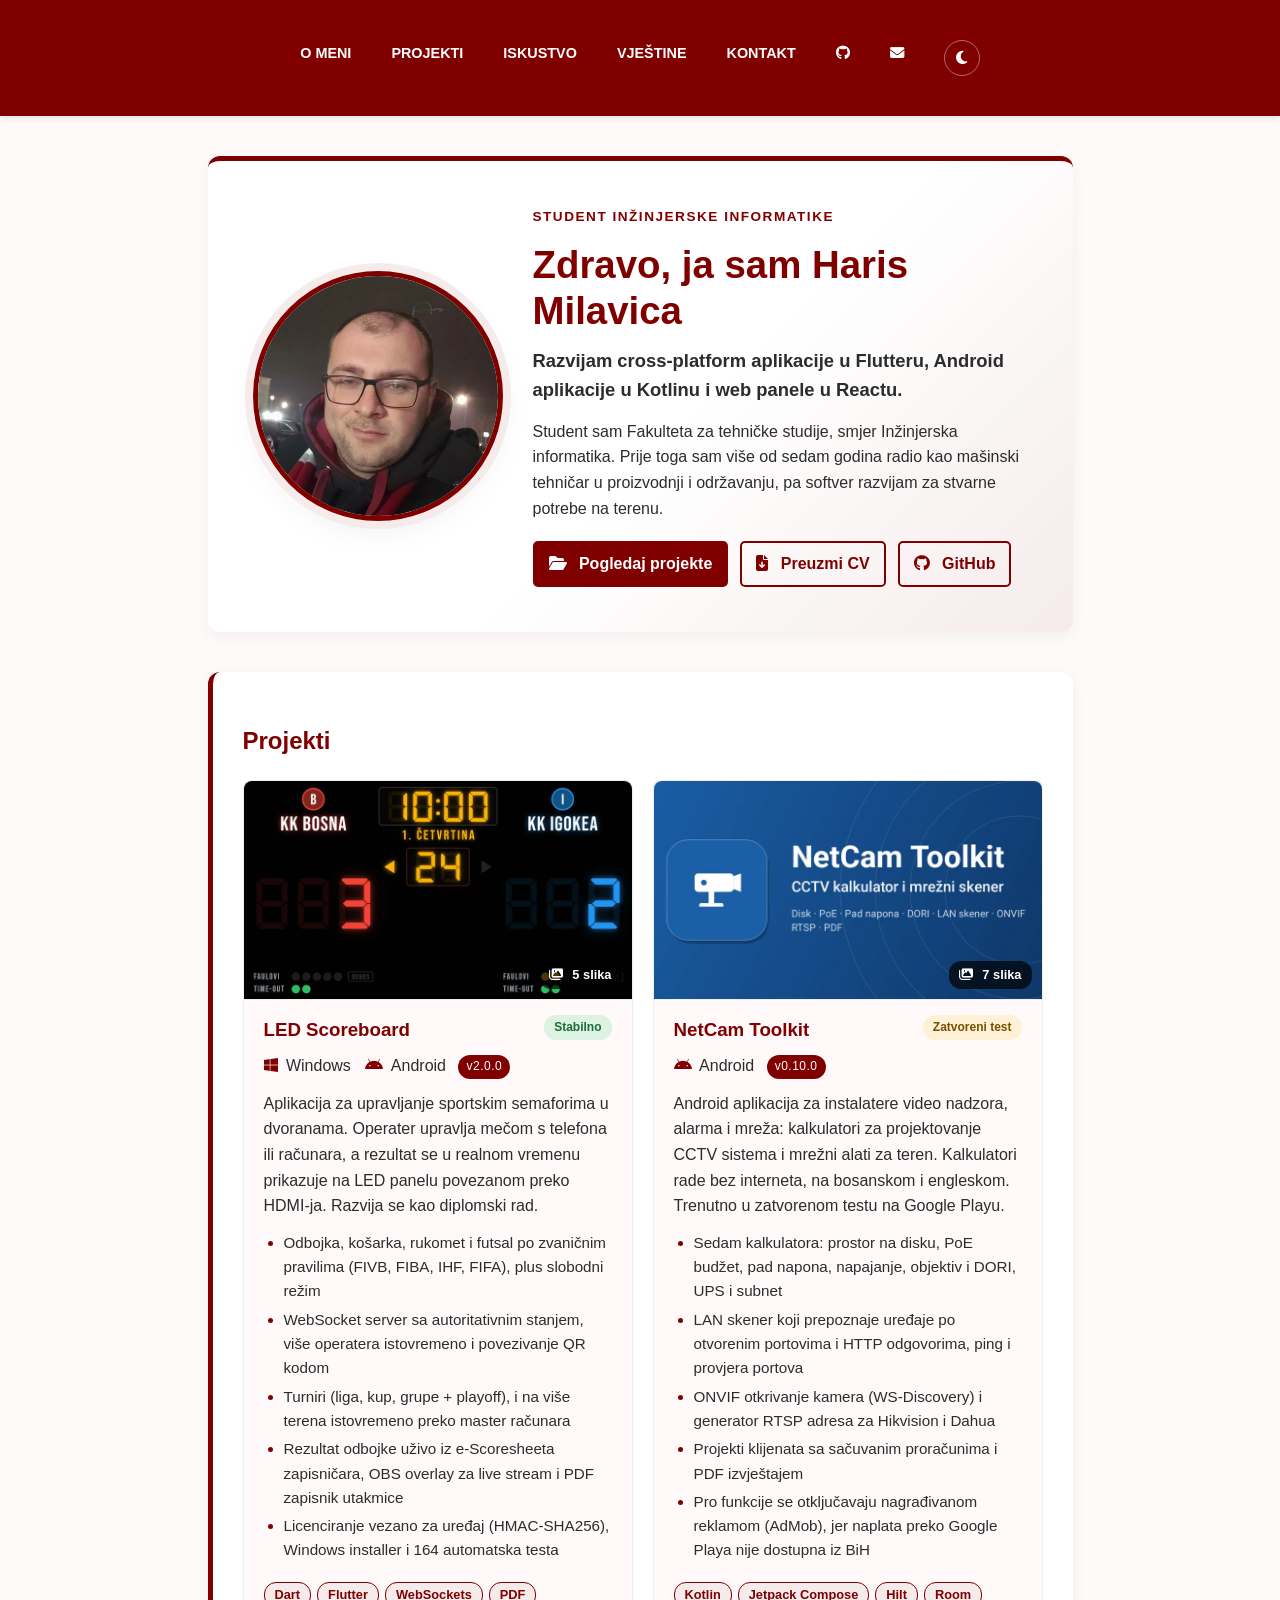
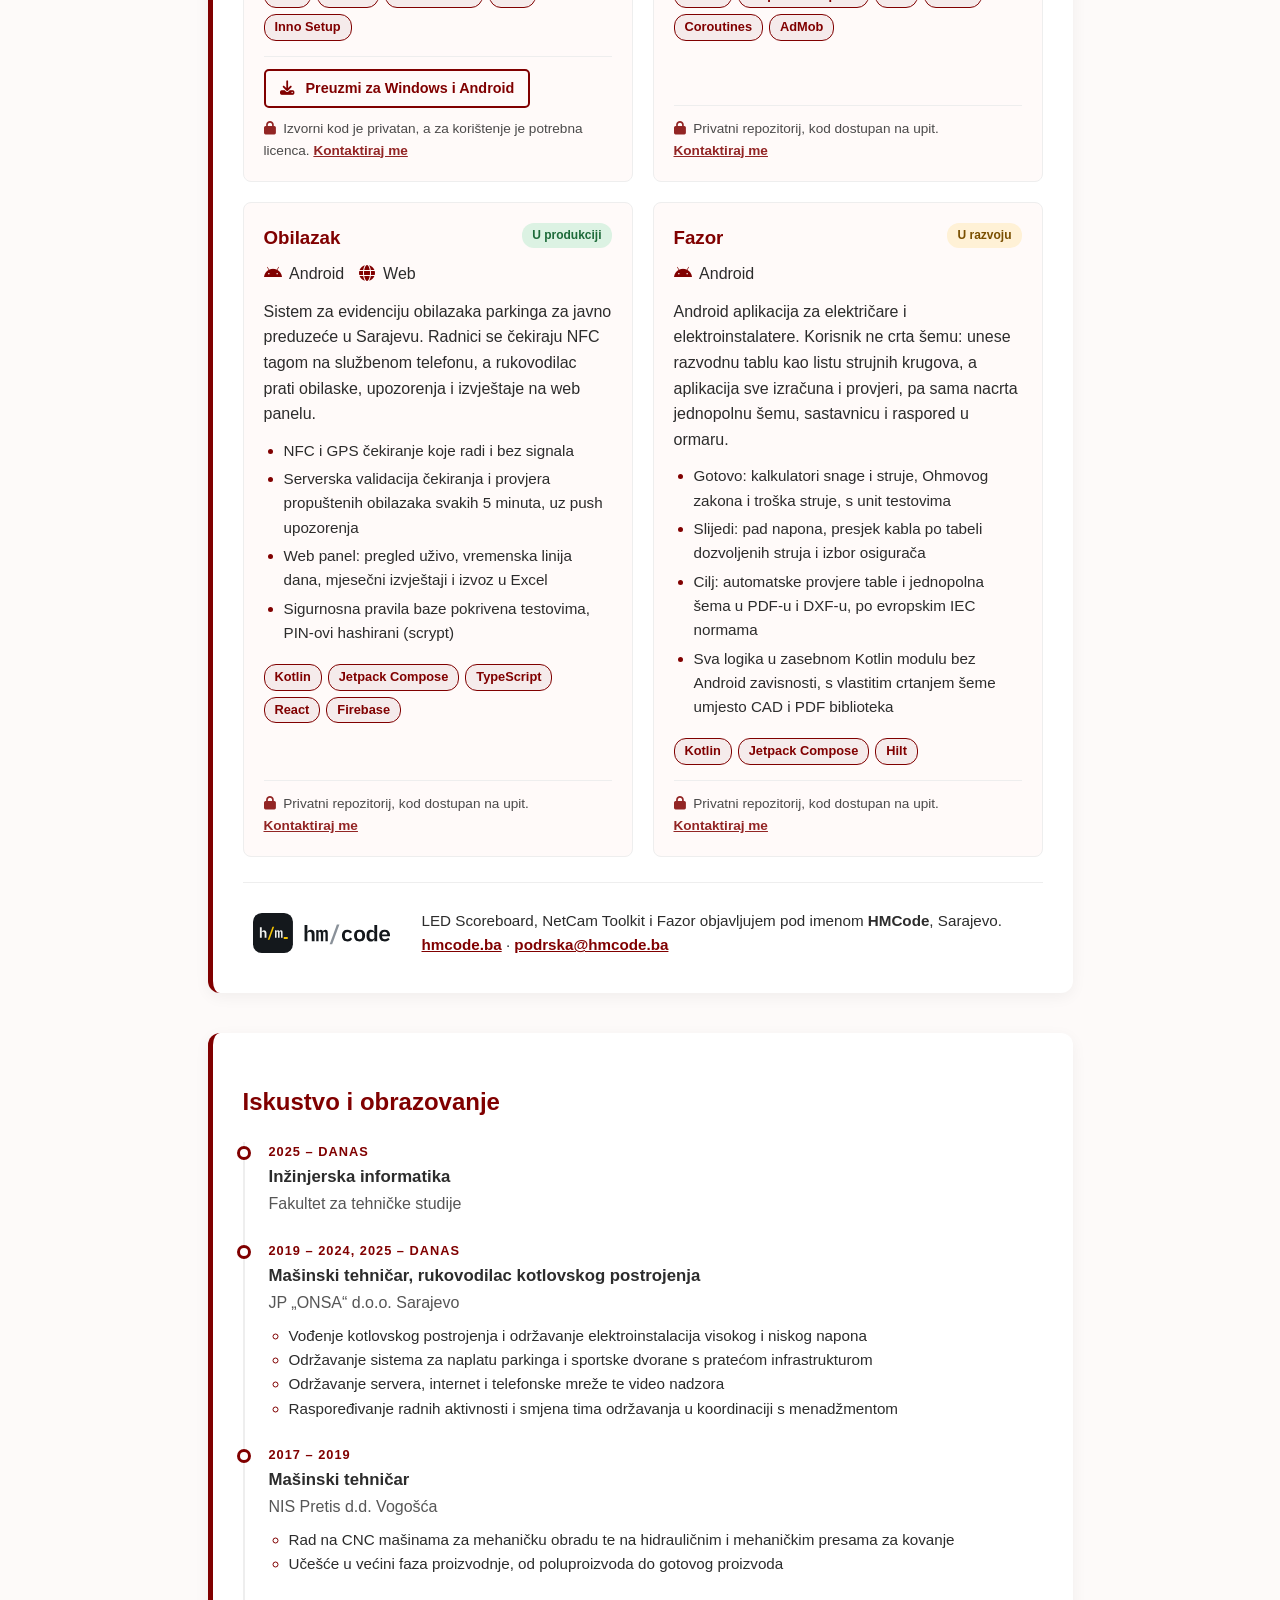
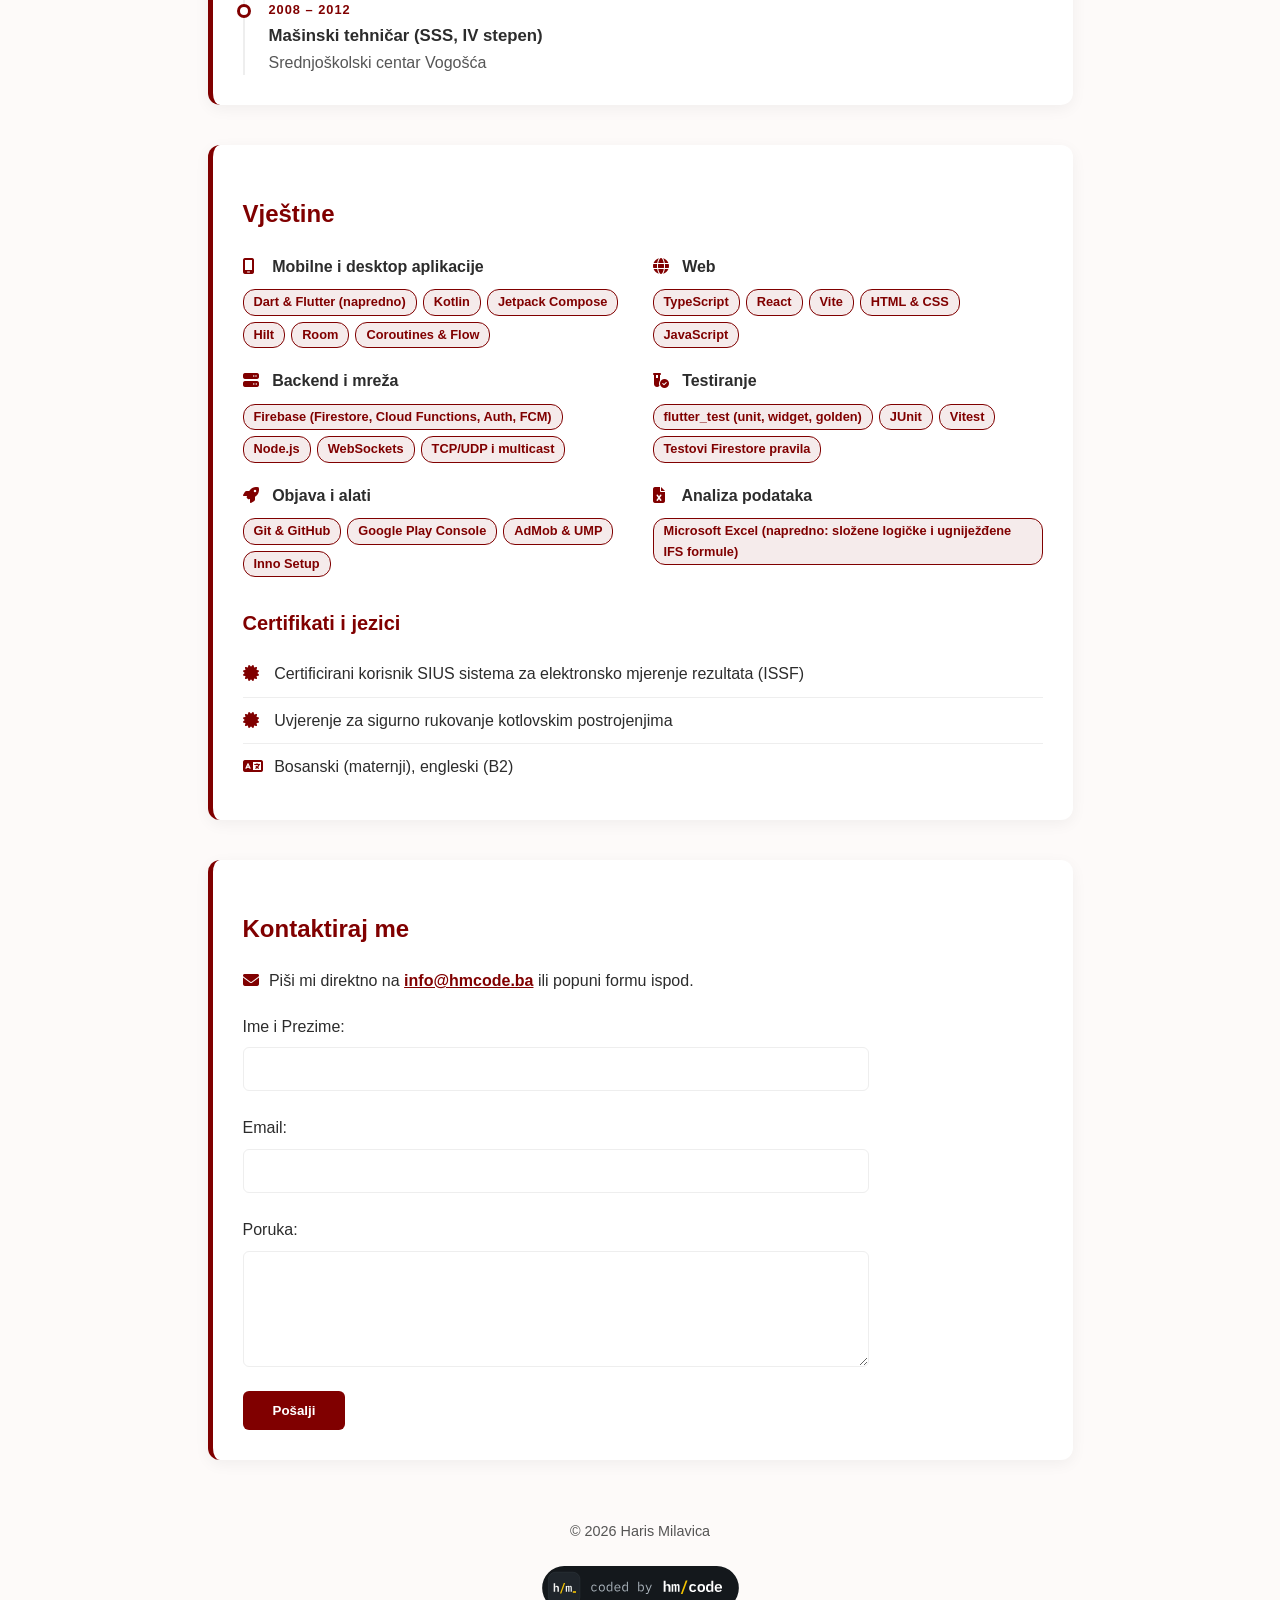
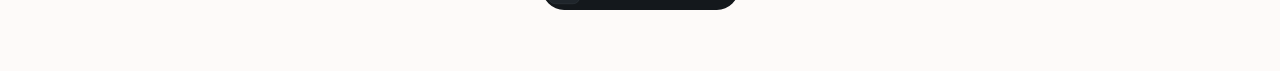
<file: index.html>
<!DOCTYPE html>
<html lang="bs">
<head>
    <meta charset="UTF-8">
    <meta name="viewport" content="width=device-width, initial-scale=1.0">
    <title>Portfolio | Haris Milavica</title>
    <meta name="description" content="Portfolio Harisa Milavice, studenta inžinjerske informatike. Projekti u Flutteru, Kotlinu i Reactu: LED Scoreboard, NetCam Toolkit, Fazor i sistem za evidenciju obilazaka.">
    <link rel="canonical" href="https://harismili.github.io/portfolio/">

    <meta property="og:type" content="website">
    <meta property="og:site_name" content="Haris Milavica">
    <meta property="og:locale" content="bs_BA">
    <meta property="og:url" content="https://harismili.github.io/portfolio/">
    <meta property="og:title" content="Haris Milavica | Portfolio">
    <meta property="og:description" content="Student inžinjerske informatike. Razvijam aplikacije u Flutteru, Kotlinu i Reactu.">
    <meta property="og:image" content="https://harismili.github.io/portfolio/images/og-image.jpg?v=2.7">
    <meta property="og:image:type" content="image/jpeg">
    <meta property="og:image:width" content="1200">
    <meta property="og:image:height" content="630">
    <meta property="og:image:alt" content="Haris Milavica, mašinski tehničar i student inžinjerske informatike">

    <meta name="twitter:card" content="summary_large_image">
    <meta name="twitter:title" content="Haris Milavica | Portfolio">
    <meta name="twitter:description" content="Student inžinjerske informatike. Razvijam aplikacije u Flutteru, Kotlinu i Reactu.">
    <meta name="twitter:image" content="https://harismili.github.io/portfolio/images/og-image.jpg?v=2.7">
    <meta name="twitter:image:alt" content="Haris Milavica, mašinski tehničar i student inžinjerske informatike">

    <link rel="stylesheet" href="https://cdnjs.cloudflare.com/ajax/libs/font-awesome/6.4.2/css/all.min.css">
    <!-- ?v= povećati pri svakoj izmjeni style.css ili script.js, da preglednik ne koristi staru verziju iz keša -->
    <link rel="stylesheet" href="style.css?v=2.5">
    <link rel="apple-touch-icon" sizes="180x180" href="apple-touch-icon.png">
    <link rel="icon" type="image/png" sizes="32x32" href="favicon-32x32.png">
    <link rel="icon" type="image/png" sizes="16x16" href="favicon-16x16.png">
    <link rel="manifest" href="site.webmanifest">
    <meta name="theme-color" content="#800000">
    <script src="script.js?v=2.5"></script>
</head>
<body>

    <header>
        <nav>
            <ul>
                <li><a href="#about">O meni</a></li>
                <li><a href="#projects">Projekti</a></li>
                <li><a href="#experience">Iskustvo</a></li>
                <li><a href="#skills">Vještine</a></li>
                <li><a href="#contact">Kontakt</a></li>
                <li><a href="https://github.com/harismili" target="_blank" aria-label="Moj GitHub profil"><i class="fab fa-github"></i></a></li>
                <li><a href="mailto:info@hmcode.ba" aria-label="Pošalji mi email"><i class="fas fa-envelope"></i></a></li>
                <li>
                    <button id="theme-toggle" type="button" aria-label="Prebaci na tamni mod">
                        <i class="fas fa-moon"></i>
                    </button>
                </li>
            </ul>
        </nav>
    </header>

    <main>
        <section id="about" class="hero">
            <img src="images/profil.jpg" alt="Haris Milavica" class="hero-photo" width="240" height="240">
            <div class="hero-text">
                <p class="hero-eyebrow">Student inžinjerske informatike</p>
                <h1>Zdravo, ja sam Haris Milavica</h1>
                <p class="hero-tagline">Razvijam cross-platform aplikacije u Flutteru, Android aplikacije u Kotlinu i web panele u Reactu.</p>
                <p>Student sam Fakulteta za tehničke studije, smjer Inžinjerska informatika. Prije toga sam više od sedam godina radio kao mašinski tehničar u proizvodnji i održavanju, pa softver razvijam za stvarne potrebe na terenu.</p>
                <div class="hero-actions">
                    <a href="#projects" class="btn-github">
                        <i class="fas fa-folder-open"></i> Pogledaj projekte
                    </a>
                    <a href="Haris-Milavica-CV.pdf" target="_blank" class="btn-outline">
                        <i class="fas fa-file-arrow-down"></i> Preuzmi CV
                    </a>
                    <a href="https://github.com/harismili" target="_blank" class="btn-outline">
                        <i class="fab fa-github"></i> GitHub
                    </a>
                </div>
            </div>
        </section>

        <section id="projects">
            <h2>Projekti</h2>
            <div class="projects-grid">
                <article class="project-item">
                    <div class="project-media" data-gallery>
                        <a href="images/projects/led-arena-basketball.webp" class="project-cover" aria-haspopup="dialog" data-caption="LED prikaz Arena: košarka sa Shot Clockom">
                            <img src="images/projects/led-cover.webp" alt="LED prikaz košarkaške utakmice u aplikaciji LED Scoreboard" width="800" height="450" loading="lazy">
                            <span class="project-cover-count"><i class="fas fa-images"></i> 5 slika</span>
                        </a>
                        <a href="images/projects/led-main-menu.webp" data-caption="Početni ekran: brzi start sporta, način rada i turniri" hidden></a>
                        <a href="images/projects/led-futsal-operator.webp" data-caption="Ekran operatera (futsal) s pregledom displeja uživo" hidden></a>
                        <a href="images/projects/led-arena-volleyball.webp" data-caption="LED prikaz Arena: odbojka" hidden></a>
                        <a href="images/projects/led-shot-clock.webp" data-caption="Shot Clock displej za panele iznad koševa" hidden></a>
                    </div>
                    <div class="project-header">
                        <h3>LED Scoreboard</h3>
                        <span class="status status--done">Stabilno</span>
                    </div>
                    <p class="project-platforms">
                        <i class="fab fa-windows"></i> Windows
                        <i class="fab fa-android"></i> Android
                        <span class="project-version">v2.0.0</span>
                    </p>
                    <p>Aplikacija za upravljanje sportskim semaforima u dvoranama. Operater upravlja mečom s telefona ili računara, a rezultat se u realnom vremenu prikazuje na LED panelu povezanom preko HDMI-ja. Razvija se kao diplomski rad.</p>
                    <ul class="project-highlights">
                        <li>Odbojka, košarka, rukomet i futsal po zvaničnim pravilima (FIVB, FIBA, IHF, FIFA), plus slobodni režim</li>
                        <li>WebSocket server sa autoritativnim stanjem, više operatera istovremeno i povezivanje QR kodom</li>
                        <li>Turniri (liga, kup, grupe + playoff), i na više terena istovremeno preko master računara</li>
                        <li>Rezultat odbojke uživo iz e-Scoresheeta zapisničara, OBS overlay za live stream i PDF zapisnik utakmice</li>
                        <li>Licenciranje vezano za uređaj (HMAC-SHA256), Windows installer i 164 automatska testa</li>
                    </ul>
                    <ul class="tech-tags" aria-label="Tehnologije">
                        <li>Dart</li>
                        <li>Flutter</li>
                        <li>WebSockets</li>
                        <li>PDF</li>
                        <li>Inno Setup</li>
                    </ul>
                    <div class="project-footer">
                        <a href="https://github.com/harismili/led-scoreboard-releases/releases/latest" target="_blank" rel="noopener" class="btn-outline btn-small">
                            <i class="fas fa-download"></i> Preuzmi za Windows i Android
                        </a>
                        <p class="project-private">
                            <i class="fas fa-lock"></i> Izvorni kod je privatan, a za korištenje je potrebna licenca. <a href="#contact">Kontaktiraj me</a>
                        </p>
                    </div>
                </article>

                <article class="project-item">
                    <div class="project-media" data-gallery>
                        <a href="images/projects/netcam-feature.webp" class="project-cover" aria-haspopup="dialog" data-caption="NetCam Toolkit: CCTV kalkulator i mrežni skener">
                            <img src="images/projects/netcam-cover.webp" alt="NetCam Toolkit, CCTV kalkulator i mrežni skener" width="800" height="450" loading="lazy">
                            <span class="project-cover-count"><i class="fas fa-images"></i> 7 slika</span>
                        </a>
                        <a href="images/projects/netcam-kalkulatori.webp" data-caption="Lista kalkulatora" hidden></a>
                        <a href="images/projects/netcam-disk.webp" data-caption="Prostor na disku i dani snimanja" hidden></a>
                        <a href="images/projects/netcam-dori.webp" data-caption="Objektiv i DORI udaljenosti" hidden></a>
                        <a href="images/projects/netcam-mreza.webp" data-caption="Mrežni alati" hidden></a>
                        <a href="images/projects/netcam-rtsp.webp" data-caption="Generator RTSP adresa (lozinka se ne čuva)" hidden></a>
                        <a href="images/projects/netcam-projekat.webp" data-caption="Projekat klijenta s PDF izvještajem" hidden></a>
                    </div>
                    <div class="project-header">
                        <h3>NetCam Toolkit</h3>
                        <span class="status status--dev">Zatvoreni test</span>
                    </div>
                    <p class="project-platforms">
                        <i class="fab fa-android"></i> Android
                        <span class="project-version">v0.10.0</span>
                    </p>
                    <p>Android aplikacija za instalatere video nadzora, alarma i mreža: kalkulatori za projektovanje CCTV sistema i mrežni alati za teren. Kalkulatori rade bez interneta, na bosanskom i engleskom. Trenutno u zatvorenom testu na Google Playu.</p>
                    <ul class="project-highlights">
                        <li>Sedam kalkulatora: prostor na disku, PoE budžet, pad napona, napajanje, objektiv i DORI, UPS i subnet</li>
                        <li>LAN skener koji prepoznaje uređaje po otvorenim portovima i HTTP odgovorima, ping i provjera portova</li>
                        <li>ONVIF otkrivanje kamera (WS-Discovery) i generator RTSP adresa za Hikvision i Dahua</li>
                        <li>Projekti klijenata sa sačuvanim proračunima i PDF izvještajem</li>
                        <li>Pro funkcije se otključavaju nagrađivanom reklamom (AdMob), jer naplata preko Google Playa nije dostupna iz BiH</li>
                    </ul>
                    <ul class="tech-tags" aria-label="Tehnologije">
                        <li>Kotlin</li>
                        <li>Jetpack Compose</li>
                        <li>Hilt</li>
                        <li>Room</li>
                        <li>Coroutines</li>
                        <li>AdMob</li>
                    </ul>
                    <div class="project-footer">
                        <p class="project-private">
                            <i class="fas fa-lock"></i> Privatni repozitorij, kod dostupan na upit. <a href="#contact">Kontaktiraj me</a>
                        </p>
                    </div>
                </article>

                <article class="project-item">
                    <div class="project-header">
                        <h3>Obilazak</h3>
                        <span class="status status--done">U produkciji</span>
                    </div>
                    <p class="project-platforms">
                        <i class="fab fa-android"></i> Android
                        <i class="fas fa-globe"></i> Web
                    </p>
                    <p>Sistem za evidenciju obilazaka parkinga za javno preduzeće u Sarajevu. Radnici se čekiraju NFC tagom na službenom telefonu, a rukovodilac prati obilaske, upozorenja i izvještaje na web panelu.</p>
                    <ul class="project-highlights">
                        <li>NFC i GPS čekiranje koje radi i bez signala</li>
                        <li>Serverska validacija čekiranja i provjera propuštenih obilazaka svakih 5 minuta, uz push upozorenja</li>
                        <li>Web panel: pregled uživo, vremenska linija dana, mjesečni izvještaji i izvoz u Excel</li>
                        <li>Sigurnosna pravila baze pokrivena testovima, PIN-ovi hashirani (scrypt)</li>
                    </ul>
                    <ul class="tech-tags" aria-label="Tehnologije">
                        <li>Kotlin</li>
                        <li>Jetpack Compose</li>
                        <li>TypeScript</li>
                        <li>React</li>
                        <li>Firebase</li>
                    </ul>
                    <div class="project-footer">
                        <p class="project-private">
                            <i class="fas fa-lock"></i> Privatni repozitorij, kod dostupan na upit. <a href="#contact">Kontaktiraj me</a>
                        </p>
                    </div>
                </article>

                <article class="project-item">
                    <div class="project-header">
                        <h3>Fazor</h3>
                        <span class="status status--dev">U razvoju</span>
                    </div>
                    <p class="project-platforms">
                        <i class="fab fa-android"></i> Android
                    </p>
                    <p>Android aplikacija za električare i elektroinstalatere. Korisnik ne crta šemu: unese razvodnu tablu kao listu strujnih krugova, a aplikacija sve izračuna i provjeri, pa sama nacrta jednopolnu šemu, sastavnicu i raspored u ormaru.</p>
                    <ul class="project-highlights">
                        <li>Gotovo: kalkulatori snage i struje, Ohmovog zakona i troška struje, s unit testovima</li>
                        <li>Slijedi: pad napona, presjek kabla po tabeli dozvoljenih struja i izbor osigurača</li>
                        <li>Cilj: automatske provjere table i jednopolna šema u PDF-u i DXF-u, po evropskim IEC normama</li>
                        <li>Sva logika u zasebnom Kotlin modulu bez Android zavisnosti, s vlastitim crtanjem šeme umjesto CAD i PDF biblioteka</li>
                    </ul>
                    <ul class="tech-tags" aria-label="Tehnologije">
                        <li>Kotlin</li>
                        <li>Jetpack Compose</li>
                        <li>Hilt</li>
                    </ul>
                    <div class="project-footer">
                        <p class="project-private">
                            <i class="fas fa-lock"></i> Privatni repozitorij, kod dostupan na upit. <a href="#contact">Kontaktiraj me</a>
                        </p>
                    </div>
                </article>
            </div>
            <div class="publisher">
                <a href="https://hmcode.ba" target="_blank" rel="noopener" class="publisher-logo">
                    <img src="images/hmcode/hmcode-lockup.svg" alt="HMCode" width="139" height="40" class="only-light">
                    <img src="images/hmcode/hmcode-lockup-on-dark.svg" alt="HMCode" width="139" height="40" class="only-dark">
                </a>
                <p>LED Scoreboard, NetCam Toolkit i Fazor objavljujem pod imenom <strong>HMCode</strong>, Sarajevo.<br>
                    <a href="https://hmcode.ba" target="_blank" rel="noopener">hmcode.ba</a> · <a href="mailto:podrska@hmcode.ba">podrska@hmcode.ba</a>
                </p>
            </div>
        </section>

        <section id="experience">
            <h2>Iskustvo i obrazovanje</h2>
            <ol class="timeline">
                <li class="timeline-item">
                    <p class="timeline-date">2025 – danas</p>
                    <h3>Inžinjerska informatika</h3>
                    <p class="timeline-place">Fakultet za tehničke studije</p>
                </li>
                <li class="timeline-item">
                    <p class="timeline-date">2019 – 2024, 2025 – danas</p>
                    <h3>Mašinski tehničar, rukovodilac kotlovskog postrojenja</h3>
                    <p class="timeline-place">JP „ONSA“ d.o.o. Sarajevo</p>
                    <ul>
                        <li>Vođenje kotlovskog postrojenja i održavanje elektroinstalacija visokog i niskog napona</li>
                        <li>Održavanje sistema za naplatu parkinga i sportske dvorane s pratećom infrastrukturom</li>
                        <li>Održavanje servera, internet i telefonske mreže te video nadzora</li>
                        <li>Raspoređivanje radnih aktivnosti i smjena tima održavanja u koordinaciji s menadžmentom</li>
                    </ul>
                </li>
                <li class="timeline-item">
                    <p class="timeline-date">2017 – 2019</p>
                    <h3>Mašinski tehničar</h3>
                    <p class="timeline-place">NIS Pretis d.d. Vogošća</p>
                    <ul>
                        <li>Rad na CNC mašinama za mehaničku obradu te na hidrauličnim i mehaničkim presama za kovanje</li>
                        <li>Učešće u većini faza proizvodnje, od poluproizvoda do gotovog proizvoda</li>
                    </ul>
                </li>
                <li class="timeline-item">
                    <p class="timeline-date">2008 – 2012</p>
                    <h3>Mašinski tehničar (SSS, IV stepen)</h3>
                    <p class="timeline-place">Srednjoškolski centar Vogošća</p>
                </li>
            </ol>
        </section>

        <section id="skills">
            <h2>Vještine</h2>
            <div class="skills-grid">
                <div class="skill-group">
                    <h3><i class="fas fa-mobile-screen"></i> Mobilne i desktop aplikacije</h3>
                    <ul class="tech-tags">
                        <li>Dart &amp; Flutter (napredno)</li>
                        <li>Kotlin</li>
                        <li>Jetpack Compose</li>
                        <li>Hilt</li>
                        <li>Room</li>
                        <li>Coroutines &amp; Flow</li>
                    </ul>
                </div>
                <div class="skill-group">
                    <h3><i class="fas fa-globe"></i> Web</h3>
                    <ul class="tech-tags">
                        <li>TypeScript</li>
                        <li>React</li>
                        <li>Vite</li>
                        <li>HTML &amp; CSS</li>
                        <li>JavaScript</li>
                    </ul>
                </div>
                <div class="skill-group">
                    <h3><i class="fas fa-server"></i> Backend i mreža</h3>
                    <ul class="tech-tags">
                        <li>Firebase (Firestore, Cloud Functions, Auth, FCM)</li>
                        <li>Node.js</li>
                        <li>WebSockets</li>
                        <li>TCP/UDP i multicast</li>
                    </ul>
                </div>
                <div class="skill-group">
                    <h3><i class="fas fa-vial-circle-check"></i> Testiranje</h3>
                    <ul class="tech-tags">
                        <li>flutter_test (unit, widget, golden)</li>
                        <li>JUnit</li>
                        <li>Vitest</li>
                        <li>Testovi Firestore pravila</li>
                    </ul>
                </div>
                <div class="skill-group">
                    <h3><i class="fas fa-rocket"></i> Objava i alati</h3>
                    <ul class="tech-tags">
                        <li>Git &amp; GitHub</li>
                        <li>Google Play Console</li>
                        <li>AdMob &amp; UMP</li>
                        <li>Inno Setup</li>
                    </ul>
                </div>
                <div class="skill-group">
                    <h3><i class="fas fa-file-excel"></i> Analiza podataka</h3>
                    <ul class="tech-tags">
                        <li>Microsoft Excel (napredno: složene logičke i ugniježđene IFS formule)</li>
                    </ul>
                </div>
            </div>

            <h2 class="subsection-title">Certifikati i jezici</h2>
            <ul class="cert-list">
                <li><i class="fas fa-certificate"></i> Certificirani korisnik SIUS sistema za elektronsko mjerenje rezultata (ISSF)</li>
                <li><i class="fas fa-certificate"></i> Uvjerenje za sigurno rukovanje kotlovskim postrojenjima</li>
                <li><i class="fas fa-language"></i> Bosanski (maternji), engleski (B2)</li>
            </ul>
        </section>

        <section id="contact">
            <h2>Kontaktiraj me</h2>
            <p class="contact-direct">
                <i class="fas fa-envelope"></i> Piši mi direktno na
                <a href="mailto:info@hmcode.ba">info@hmcode.ba</a>
                ili popuni formu ispod.
            </p>
            <form action="https://formspree.io/f/xeenvdbo" method="POST">
                <input type="hidden" name="_next" value="https://harismili.github.io/portfolio/success.html">
                <input type="text" name="_gotcha" class="form-honeypot" tabindex="-1" autocomplete="off" aria-hidden="true">
                <label for="name">Ime i Prezime:</label>
                <input type="text" id="name" name="name" autocomplete="name" required>

                <label for="email">Email:</label>
                <input type="email" id="email" name="email" autocomplete="email" required>

                <label for="message">Poruka:</label>
                <textarea id="message" name="message" rows="5" required></textarea>

                <button type="submit">Pošalji</button>
            </form>
        </section>
    </main>

    <footer>
        <p>&copy; 2026 Haris Milavica</p>
        <a href="https://hmcode.ba" target="_blank" rel="noopener">
            <img src="images/hmcode/coded-by-hmcode.svg" alt="coded by hm/code" width="197" height="44">
        </a>
    </footer>

    <dialog id="lightbox" aria-label="Galerija slika">
        <p class="lightbox-counter"></p>
        <figure>
            <img alt="">
            <figcaption></figcaption>
        </figure>
        <button type="button" class="lightbox-prev" aria-label="Prethodna slika"><i class="fas fa-chevron-left"></i></button>
        <button type="button" class="lightbox-next" aria-label="Sljedeća slika"><i class="fas fa-chevron-right"></i></button>
        <button type="button" class="lightbox-close" aria-label="Zatvori galeriju" autofocus><i class="fas fa-xmark"></i></button>
    </dialog>

    <button id="scroll-to-top" type="button" aria-label="Vrati se na vrh stranice">
        <i class="fas fa-arrow-up"></i>
    </button>
</body>
</html>
</file>
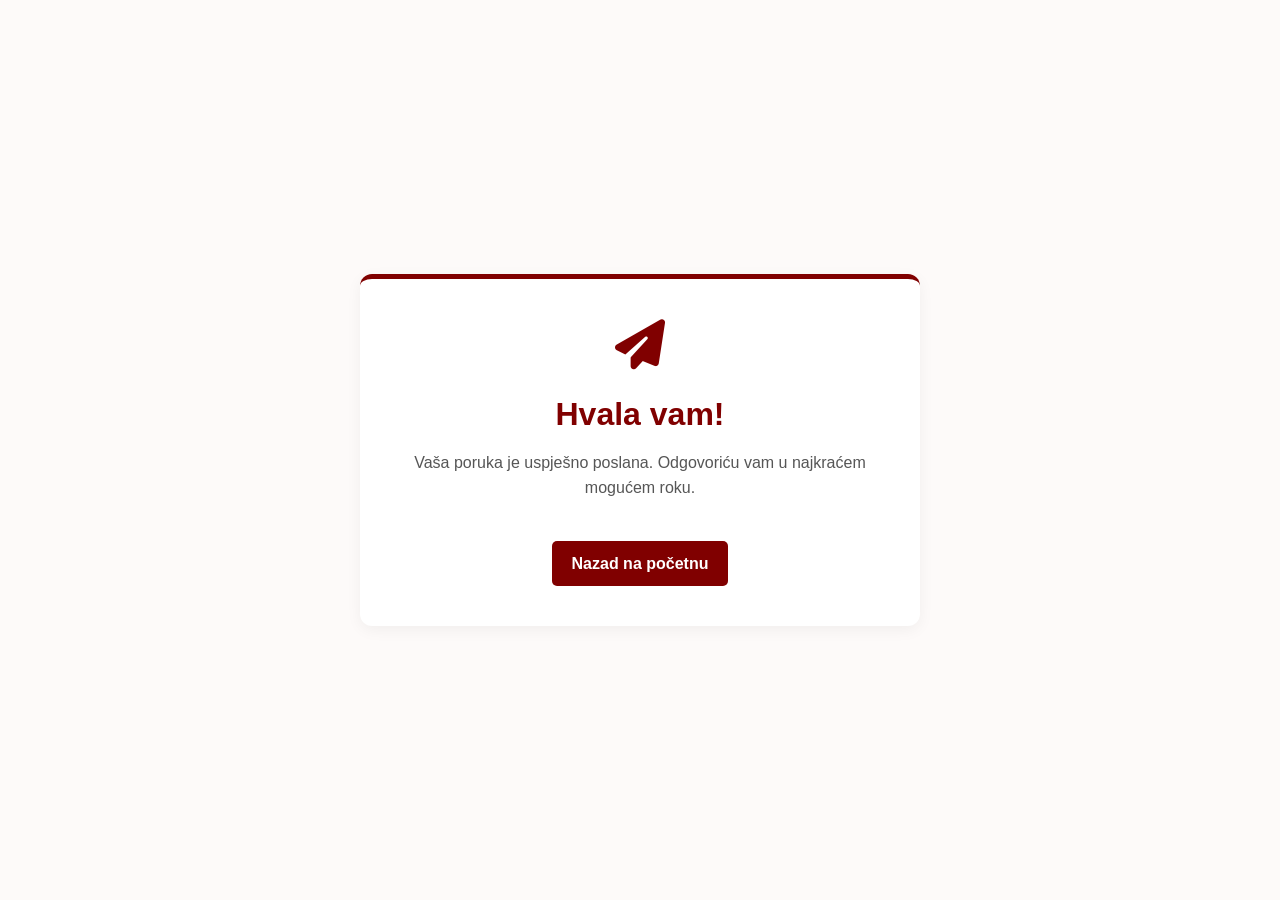
<file: success.html>
<!DOCTYPE html>
<html lang="bs">
<head>
    <meta charset="UTF-8">
    <meta name="viewport" content="width=device-width, initial-scale=1.0">
    <title>Poruka Poslana | Haris Milavica</title>
    <meta name="robots" content="noindex">
    <link rel="stylesheet" href="https://cdnjs.cloudflare.com/ajax/libs/font-awesome/6.4.2/css/all.min.css">
    <link rel="stylesheet" href="style.css?v=2.5">
    <link rel="apple-touch-icon" sizes="180x180" href="apple-touch-icon.png">
    <link rel="icon" type="image/png" sizes="32x32" href="favicon-32x32.png">
    <link rel="icon" type="image/png" sizes="16x16" href="favicon-16x16.png">
    <link rel="manifest" href="site.webmanifest">
    <meta name="theme-color" content="#800000">
    <script src="script.js?v=2.5"></script>
    <style>
        body {
            display: flex;
            justify-content: center;
            align-items: center;
            min-height: 100vh;
            margin: 0;
            padding: 16px;
            box-sizing: border-box;
            text-align: center;
        }
        .success-container {
            max-width: 480px;
            background-color: var(--section-bg);
            padding: 40px;
            border-radius: 12px;
            box-shadow: 0 4px 15px var(--shadow-color);
            border-top: 5px solid var(--primary-color);
        }
        .success-container i {
            font-size: 50px;
            color: var(--primary-color);
            margin-bottom: 20px;
        }
        .success-container h1 {
            margin: 0 0 10px;
        }
        .success-container p {
            margin: 0 0 25px;
            opacity: 0.8;
        }
    </style>
</head>
<body>

    <div class="success-container">
        <i class="fas fa-paper-plane"></i>
        <h1>Hvala vam!</h1>
        <p>Vaša poruka je uspješno poslana. Odgovoriću vam u najkraćem mogućem roku.</p>
        <a href="./" class="btn-github">Nazad na početnu</a>
    </div>

</body>
</html>
</file>
<file: style.css>
html {
    scroll-behavior: smooth; 
}
/* 1. DEFINICIJA BOJA (Centralizovano) */
:root {
    --primary-color: #800000;    /* Maroon */
    --accent-color: #a00000;     /* Svjetlija crvena za interakciju */
    --bg-color: #fdfaf9;         /* Topla bijela */
    --text-color: #2c2c2c;       /* Tamno siva za tekst */
    --section-bg: #ffffff;
    --project-bg: #fffaf9;
    --border-color: #eee;
    --input-bg: #ffffff;
    --shadow-color: rgba(0, 0, 0, 0.05);
    --tag-bg: #f5ebeb;
    --tag-fg: #800000;
    --status-dev-bg: #fff1d6;
    --status-dev-fg: #7a4f00;
    --status-done-bg: #dcf2e3;
    --status-done-fg: #1e6b3a;
    --status-archived-bg: #ececec;
    --status-archived-fg: #555555;
}

[data-theme="dark"] {
    --primary-color: #b03a3a;    /* Svjetlija maroon za kontrast na tamnoj pozadini */
    --accent-color: #d04545;
    --bg-color: #1a1a1a;
    --text-color: #e5e4e2;       /* Platinum */
    --section-bg: #242424;
    --project-bg: #2a2222;
    --border-color: #3a3a3a;
    --input-bg: #1f1f1f;
    --shadow-color: rgba(0, 0, 0, 0.4);
    --tag-bg: #3a2626;
    --tag-fg: #f0b4b4;
    --status-dev-bg: #3d2f12;
    --status-dev-fg: #f0c36b;
    --status-done-bg: #173323;
    --status-done-fg: #7fd69f;
    --status-archived-bg: #333333;
    --status-archived-fg: #b5b5b5;
}

body {
    transition: background-color 0.3s ease, color 0.3s ease;
}

/* 2. OSNOVNI STIL */
body {
    font-family: 'Segoe UI', Arial, sans-serif;
    line-height: 1.6;
    margin: 0;
    padding: 0;
    background-color: var(--bg-color); /* cijela stranicu */
    color: var(--text-color);
}

/* 3. HEADER (Zatamnjena maroon pozadina) */
header {
    background: var(--primary-color);
    color: white;
    padding: 1.5rem 0;
    text-align: center;
    box-shadow: 0 2px 5px rgba(0,0,0,0.1);
}

nav ul {
    display: flex;
    justify-content: center;
    list-style: none;
    padding: 0;
}

nav ul li {
    margin: 0 20px;
}

nav ul li a {
    color: white;
    text-decoration: none;
    font-weight: bold;
    text-transform: uppercase;
    font-size: 0.9rem;
}

/* 4. SEKCIJE */
section {
    max-width: 800px;
    margin: 40px auto;
    padding: 30px;
    background: var(--section-bg);
    border-radius: 12px;
    box-shadow: 0 4px 15px var(--shadow-color);
    border-left: 5px solid var(--primary-color); /* crvena ivica sa strane */
}

h1, h2 {
    color: var(--primary-color);
}

/* HERO */
section.hero {
    max-width: 775px; /* ista ukupna širina kao ostale sekcije: 800 + 2×30 + 5 − 2×45 */
    display: grid;
    grid-template-columns: 240px 1fr;
    align-items: center;
    gap: 40px;
    padding: 45px;
    border-left: none;
    border-top: 5px solid var(--primary-color);
    background: linear-gradient(135deg, var(--section-bg) 55%, var(--tag-bg));
}

.hero-photo {
    width: 240px;
    height: 240px;
    border-radius: 50%;
    object-fit: cover;
    border: 5px solid var(--primary-color);
    box-shadow: 0 0 0 8px var(--tag-bg), 0 12px 30px var(--shadow-color);
}

.hero-text h1 {
    font-size: 2.4rem;
    line-height: 1.2;
    margin: 0 0 12px;
}

.hero-text p {
    margin: 0 0 14px;
}

.hero-eyebrow {
    color: var(--primary-color);
    font-size: 0.85rem;
    font-weight: bold;
    text-transform: uppercase;
    letter-spacing: 1.5px;
}

.hero-tagline {
    font-size: 1.15rem;
    font-weight: 600;
}

.hero-actions {
    display: flex;
    flex-wrap: wrap;
    gap: 12px;
    margin-top: 20px;
}

.hero-actions a {
    margin-top: 0;
}

.hero-actions .btn-github {
    padding: 10px 16px;
}

.hero-actions .btn-outline {
    padding: 8px 14px;
}

.btn-outline {
    display: inline-block;
    padding: 8px 20px;
    border: 2px solid var(--primary-color);
    border-radius: 5px;
    color: var(--primary-color);
    font-weight: bold;
    text-decoration: none;
    transition: background-color 0.3s ease, color 0.3s ease, transform 0.2s ease;
}

.btn-outline:hover {
    background-color: var(--primary-color);
    color: white;
    transform: translateY(-2px);
}

.btn-outline i,
.hero-actions .btn-github i {
    margin-right: 8px;
}

@media (max-width: 700px) {
    section.hero {
        grid-template-columns: 1fr;
        justify-items: center;
        text-align: center;
        gap: 24px;
        padding: 30px 20px;
    }

    .hero-photo {
        width: 170px;
        height: 170px;
    }

    .hero-text h1 {
        font-size: 1.9rem;
    }

    .hero-actions {
        justify-content: center;
    }
}

/* HMCODE (znak i potpis su fajlovi iz hmcode-brand, ne mijenjati im boje) */
.publisher {
    display: flex;
    align-items: center;
    flex-wrap: wrap;
    gap: 20px;
    margin-top: 25px;
    padding-top: 20px;
    border-top: 1px solid var(--border-color);
}

.publisher-logo {
    display: inline-flex;
    padding: 10px; /* slobodan prostor oko znaka: 25 % visine */
}

.publisher p {
    margin: 0;
    font-size: 0.95rem;
}

.publisher p a {
    color: var(--primary-color);
    font-weight: bold;
}

.only-dark {
    display: none;
}

[data-theme="dark"] .only-light {
    display: none;
}

[data-theme="dark"] .only-dark {
    display: inline;
}

footer {
    display: flex;
    flex-direction: column;
    align-items: center;
    gap: 12px;
    padding: 20px 16px 50px;
    font-size: 0.9rem;
}

footer p {
    margin: 0;
    opacity: 0.8;
}

footer a {
    display: inline-flex;
    padding: 11px; /* slobodan prostor oko potpisa: 25 % visine */
}

/* ISKUSTVO */
.timeline {
    list-style: none;
    margin: 20px 0 0;
    padding: 0 0 0 24px;
    border-left: 2px solid var(--border-color);
}

.timeline-item {
    position: relative;
    padding-bottom: 24px;
}

.timeline-item:last-child {
    padding-bottom: 0;
}

.timeline-item::before {
    content: "";
    position: absolute;
    left: -32px;
    top: 4px;
    width: 14px;
    height: 14px;
    border-radius: 50%;
    background: var(--section-bg);
    border: 3px solid var(--primary-color);
    box-sizing: border-box;
}

.timeline-date {
    margin: 0;
    color: var(--primary-color);
    font-size: 0.8rem;
    font-weight: bold;
    text-transform: uppercase;
    letter-spacing: 1px;
}

.timeline-item h3 {
    margin: 2px 0 0;
    font-size: 1.05rem;
}

.timeline-place {
    margin: 0;
    opacity: 0.8;
}

.timeline-item ul {
    margin: 8px 0 0;
    padding-left: 20px;
    font-size: 0.95rem;
}

.timeline-item ul li::marker {
    color: var(--primary-color);
}

/* 5. VJEŠTINE I CERTIFIKATI */
.skills-grid {
    display: grid;
    grid-template-columns: repeat(auto-fit, minmax(min(300px, 100%), 1fr));
    gap: 20px;
    margin-top: 15px;
}

.skill-group h3 {
    margin: 0 0 10px;
    font-size: 1rem;
}

.skill-group h3 i {
    color: var(--primary-color);
    width: 1.2em;
    margin-right: 6px;
}

.skill-group .tech-tags {
    margin: 0;
}

.subsection-title {
    margin: 30px 0 0;
    font-size: 1.25rem;
}

.cert-list {
    list-style: none;
    margin: 12px 0 0;
    padding: 0;
}

.cert-list li {
    padding: 10px 0;
    border-bottom: 1px solid var(--border-color);
}

.cert-list li:last-child {
    border-bottom: none;
}

.cert-list i {
    color: var(--primary-color);
    width: 1.2em;
    margin-right: 8px;
}

/* 6. FORMA I DUGMAD */
form {
    display: flex;
    flex-direction: column;
}

input, textarea {
    margin-bottom: 15px;
    padding: 12px;
    border: 1px solid var(--border-color);
    border-radius: 6px;
    font-size: 1rem;
    background: var(--input-bg);
    color: var(--text-color);
}

button {
    background: var(--primary-color);
    color: white;
    padding: 12px;
    border: none;
    border-radius: 6px;
    cursor: pointer;
    font-weight: bold;
    transition: background 0.3s ease; /* Glatka promjena boje */
}

button:hover {
    background: var(--accent-color);
}
.projects-grid {
    display: grid;
    grid-template-columns: repeat(auto-fit, minmax(min(300px, 100%), 1fr));
    gap: 20px;
    margin-top: 15px;
}

.project-item {
    display: flex;
    flex-direction: column;
    border: 1px solid var(--border-color);
    padding: 20px;
    border-radius: 8px;
    background-color: var(--project-bg);
    transition: transform 0.2s ease, box-shadow 0.2s ease;
}

.project-item:hover {
    transform: translateY(-3px);
    box-shadow: 0 6px 18px var(--shadow-color);
}

.project-item p {
    margin: 0 0 12px;
}

.project-media {
    margin: -20px -20px 15px;
}

.project-cover {
    position: relative;
    display: block;
    overflow: hidden;
    border-radius: 8px 8px 0 0;
    border-bottom: 1px solid var(--border-color);
}

.project-cover img {
    display: block;
    width: 100%;
    height: auto;
    aspect-ratio: 16 / 9;
    object-fit: cover;
    transition: transform 0.3s ease;
}

.project-cover:hover img {
    transform: scale(1.03);
}

.project-cover-count {
    position: absolute;
    right: 10px;
    bottom: 10px;
    background: rgba(0, 0, 0, 0.7);
    color: white;
    font-size: 0.8rem;
    font-weight: bold;
    padding: 4px 10px;
    border-radius: 12px;
}

.project-cover-count i {
    margin-right: 6px;
}

.project-header {
    display: flex;
    justify-content: space-between;
    align-items: flex-start;
    gap: 10px;
    margin-bottom: 8px;
}

.project-platforms i {
    color: var(--primary-color);
    margin-right: 4px;
}

.project-platforms i:not(:first-child) {
    margin-left: 10px;
}

.status {
    flex-shrink: 0;
    font-size: 0.75rem;
    font-weight: bold;
    padding: 3px 10px;
    border-radius: 12px;
    white-space: nowrap;
}

.status--dev {
    background: var(--status-dev-bg);
    color: var(--status-dev-fg);
}

.status--done {
    background: var(--status-done-bg);
    color: var(--status-done-fg);
}

.status--archived {
    background: var(--status-archived-bg);
    color: var(--status-archived-fg);
}

.tech-tags {
    display: flex;
    flex-wrap: wrap;
    gap: 6px;
    list-style: none;
    padding: 0;
    margin: 0 0 15px;
}

.tech-tags li {
    background: var(--tag-bg);
    color: var(--tag-fg);
    border: 1px solid var(--primary-color);
    font-size: 0.8rem;
    font-weight: 600;
    padding: 2px 10px;
    border-radius: 12px;
}

.project-highlights {
    margin: 0 0 15px;
    padding-left: 20px;
    font-size: 0.95rem;
}

.project-highlights li {
    margin-bottom: 4px;
}

.project-highlights li::marker {
    color: var(--primary-color);
}

.project-footer {
    display: flex;
    flex-direction: column;
    align-items: flex-start;
    gap: 10px;
    margin-top: auto;
    padding-top: 12px;
    border-top: 1px solid var(--border-color);
}

.project-item .project-private {
    margin: 0;
    font-size: 0.85rem;
    opacity: 0.85;
}

.btn-outline.btn-small {
    padding: 6px 14px;
    font-size: 0.9rem;
}

.project-private i {
    color: var(--primary-color);
    margin-right: 4px;
}

.project-private a {
    color: var(--primary-color);
    font-weight: bold;
    white-space: nowrap;
}

.project-version {
    display: inline-block;
    background: var(--primary-color);
    color: white;
    font-size: 0.75rem;
    padding: 2px 8px;
    border-radius: 12px;
    margin-left: 8px;
    vertical-align: middle;
    letter-spacing: 0.5px;
}

.project-item h3 {
    margin: 0;
    color: var(--primary-color);
}

/* 7. THEME TOGGLE DUGME */
#theme-toggle {
    background: transparent;
    color: white;
    border: 1px solid rgba(255, 255, 255, 0.4);
    border-radius: 50%;
    width: 36px;
    height: 36px;
    padding: 0;
    cursor: pointer;
    display: inline-flex;
    align-items: center;
    justify-content: center;
    font-size: 0.95rem;
    transition: background 0.2s ease, transform 0.2s ease;
}

#theme-toggle:hover {
    background: rgba(255, 255, 255, 0.15);
    transform: scale(1.05);
}

nav ul li #theme-toggle {
    vertical-align: middle;
}

/* 8. SCROLL-TO-TOP DUGME */
#scroll-to-top {
    position: fixed;
    bottom: 30px;
    right: 30px;
    width: 45px;
    height: 45px;
    border-radius: 50%;
    background: var(--primary-color);
    color: white;
    border: none;
    cursor: pointer;
    font-size: 1rem;
    box-shadow: 0 4px 12px rgba(0, 0, 0, 0.25);
    opacity: 0;
    pointer-events: none;
    transform: translateY(10px);
    transition: opacity 0.3s ease, transform 0.3s ease, background 0.3s ease;
    z-index: 100;
}

#scroll-to-top.visible {
    opacity: 1;
    pointer-events: auto;
    transform: translateY(0);
}

#scroll-to-top:hover {
    background: var(--accent-color);
}

/* GALERIJA */
#lightbox {
    width: 100%;
    height: 100%;
    max-width: none;
    max-height: none;
    margin: 0;
    padding: 50px 64px;
    box-sizing: border-box;
    border: none;
    background: transparent;
    color: white;
}

#lightbox[open] {
    display: flex;
    align-items: center;
    justify-content: center;
}

#lightbox::backdrop {
    background: rgba(0, 0, 0, 0.88);
}

#lightbox figure {
    display: flex;
    flex-direction: column;
    align-items: center;
    gap: 12px;
    max-width: 100%;
    margin: 0;
}

#lightbox img {
    max-width: 100%;
    max-height: calc(100vh - 150px);
    object-fit: contain;
    border-radius: 6px;
}

#lightbox figcaption {
    text-align: center;
    font-size: 0.95rem;
}

.lightbox-counter {
    position: absolute;
    top: 20px;
    left: 20px;
    margin: 0;
    font-size: 0.85rem;
    opacity: 0.8;
}

#lightbox button {
    position: absolute;
    width: 44px;
    height: 44px;
    padding: 0;
    border-radius: 50%;
    background: rgba(255, 255, 255, 0.12);
    color: white;
    font-size: 1.1rem;
}

#lightbox button:hover {
    background: rgba(255, 255, 255, 0.25);
}

.lightbox-close {
    top: 10px;
    right: 12px;
}

#lightbox .lightbox-prev,
#lightbox .lightbox-next {
    top: 50%;
    transform: translateY(-50%);
}

.lightbox-prev {
    left: 10px;
}

.lightbox-next {
    right: 10px;
}

@media (max-width: 600px) {
    #lightbox {
        padding: 60px 12px 80px;
    }

    #lightbox .lightbox-prev,
    #lightbox .lightbox-next {
        top: auto;
        bottom: 16px;
        transform: none;
    }

    .lightbox-prev {
        left: calc(50% - 54px);
    }

    .lightbox-next {
        right: calc(50% - 54px);
    }
}

/* Stil za GitHub dugme */
.btn-github {
    display: inline-block;
    background-color: var(--primary-color);
    color: white;
    padding: 10px 20px;
    text-decoration: none;
    border-radius: 5px;
    font-weight: bold;
    margin-top: 15px;
    transition: background-color 0.3s ease, transform 0.2s ease;
}

.btn-github:hover {
    background-color: var(--accent-color);
    transform: translateY(-2px); /* Animacija prema gore */
    color: white;
}

.btn-github i {
    margin-right: 8px;
}

/* Specifična popravka samo za kontakt sekciju */
#contact {
    flex-direction: column; /* Naslov ide iznad forme */
    align-items: flex-start; /* Sve poravnato ulijevo */
}

.contact-direct {
    margin: 0 0 20px;
}

.contact-direct i {
    color: var(--primary-color);
    margin-right: 6px;
}

.contact-direct a {
    color: var(--primary-color);
    font-weight: bold;
    overflow-wrap: anywhere;
}

#contact form {
    display: flex;
    flex-direction: column; /* Elementi forme jedan ispod drugog */
    width: 100%;
    max-width: 600px; /* Da forma ne bude preširoka */
    gap: 0.5rem; /* Razmak između labela i inputa */
}

#contact input, 
#contact textarea {
    width: 100%;
    padding: 12px;
    margin-bottom: 1rem;
    border: 1px solid var(--border-color);
    border-radius: 6px;
    font-family: inherit;
}

/* Polje za botove (Formspree _gotcha): ljudi ga ne vide i ne popunjavaju */
#contact .form-honeypot {
    display: none;
}

#contact button {
    align-self: flex-start; /* Dugme ostaje lijevo */
    padding: 12px 30px;
    width: auto;
}

/* 9. MOBILNI PRIKAZ */
@media (max-width: 600px) {
    nav ul {
        flex-wrap: wrap;
        align-items: center;
        gap: 10px 0;
        margin: 0;
    }

    nav ul li {
        margin: 0 10px;
    }

    section {
        margin: 20px 16px;
        padding: 20px;
    }

    #contact input,
    #contact textarea {
        box-sizing: border-box;
    }

    #scroll-to-top {
        bottom: 20px;
        right: 16px;
    }
}
</file>
